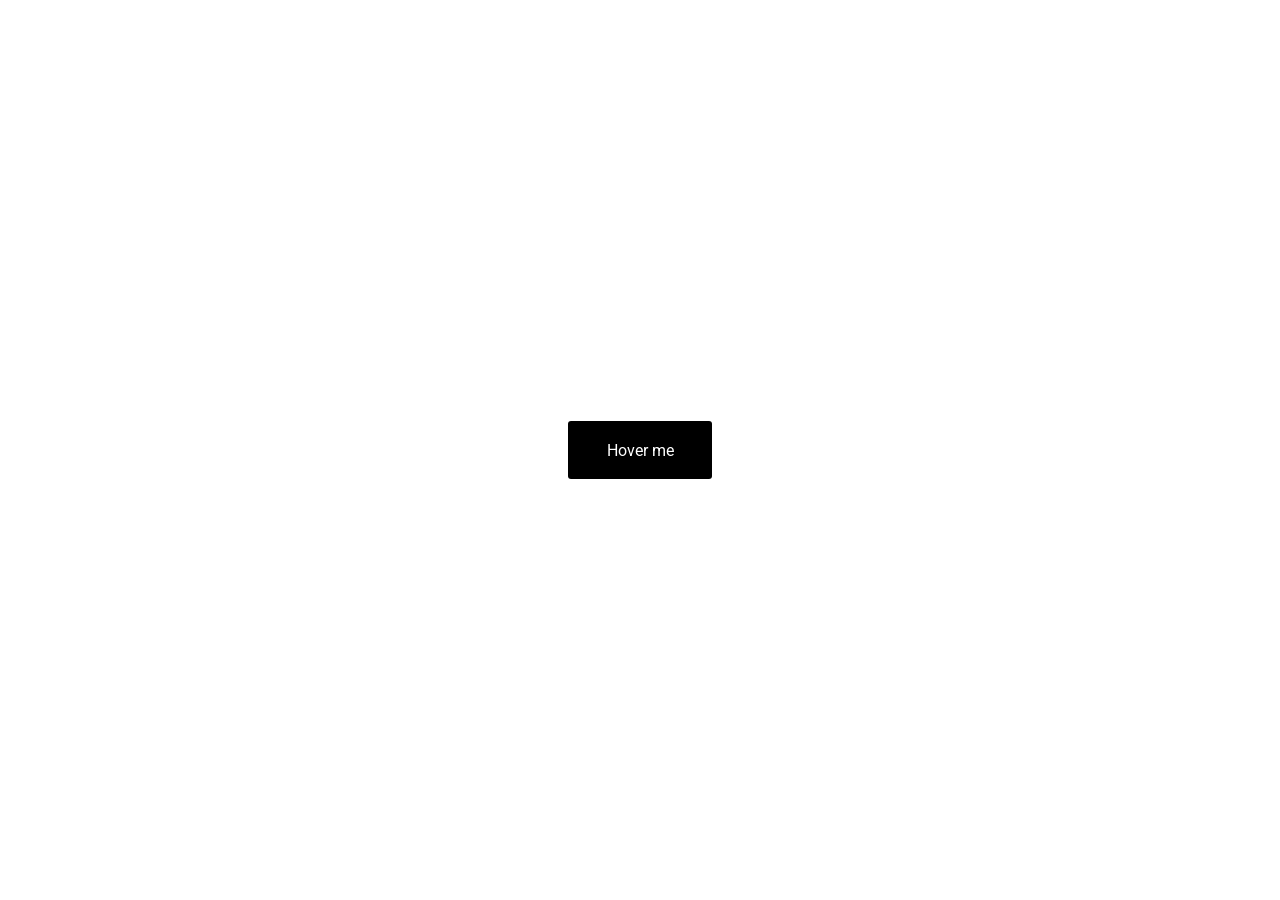
<file: hover-effects/index.html>
<!DOCTYPE html>
<html lang="en">
  <head>
    <meta charset="UTF-8" />
    <meta http-equiv="X-UA-Compatible" content="IE=edge" />
    <meta name="viewport" content="width=device-width, initial-scale=1.0" />
    <link rel="stylesheet" href="style.css" />
    <title>Slides In</title>
  </head>
  <body>
    <button>Hover me</button>
  </body>
</html>
</file>
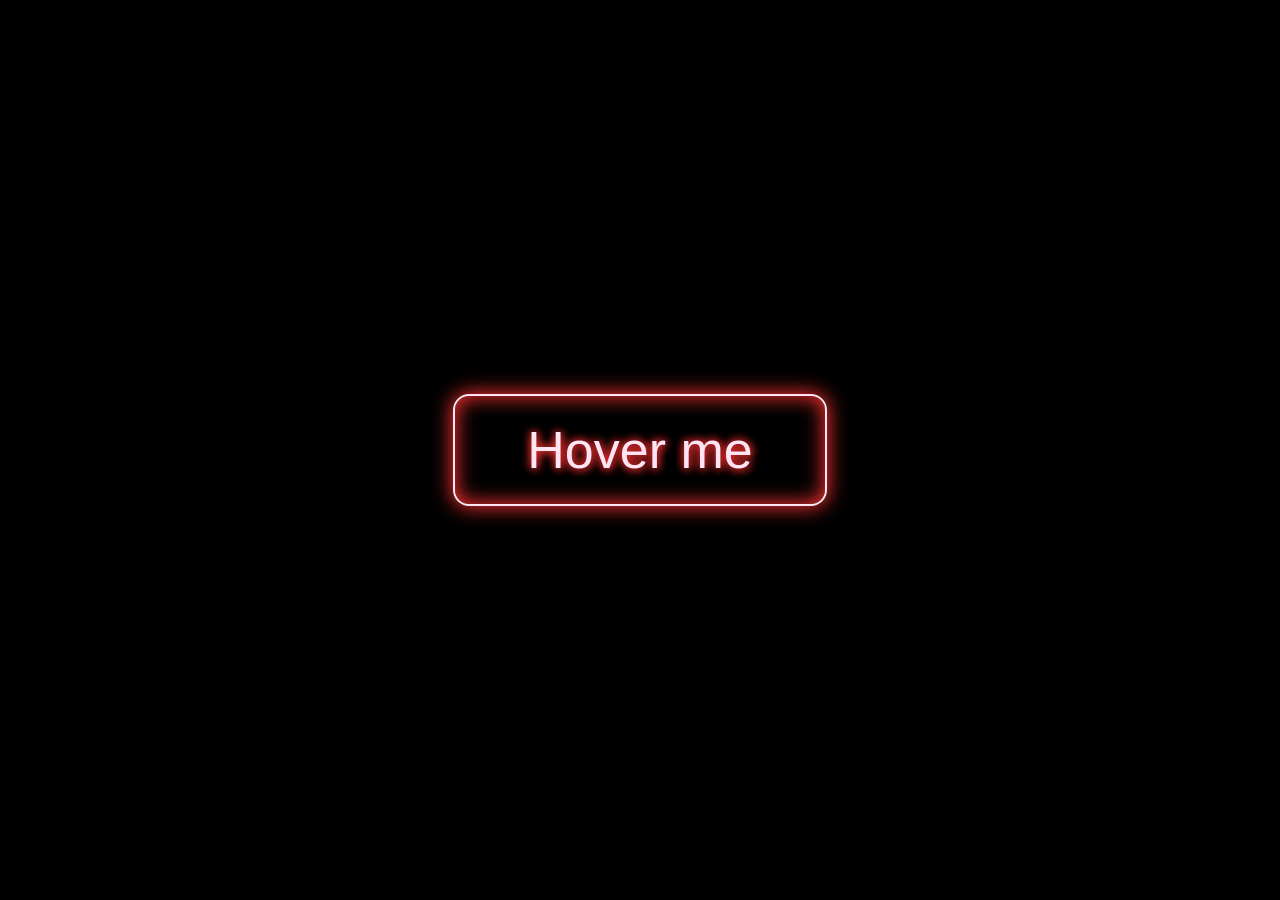
<file: neon-designs/index.html>
<!DOCTYPE html>
<html lang="en">
  <head>
    <meta charset="UTF-8" />
    <meta http-equiv="X-UA-Compatible" content="IE=edge" />
    <meta name="viewport" content="width=device-width, initial-scale=1.0" />
    <link rel="stylesheet" href="style.css" />
    <title>Neon Button</title>
  </head>
  <body>
    <button>Hover me</button>
  </body>
</html>
</file>
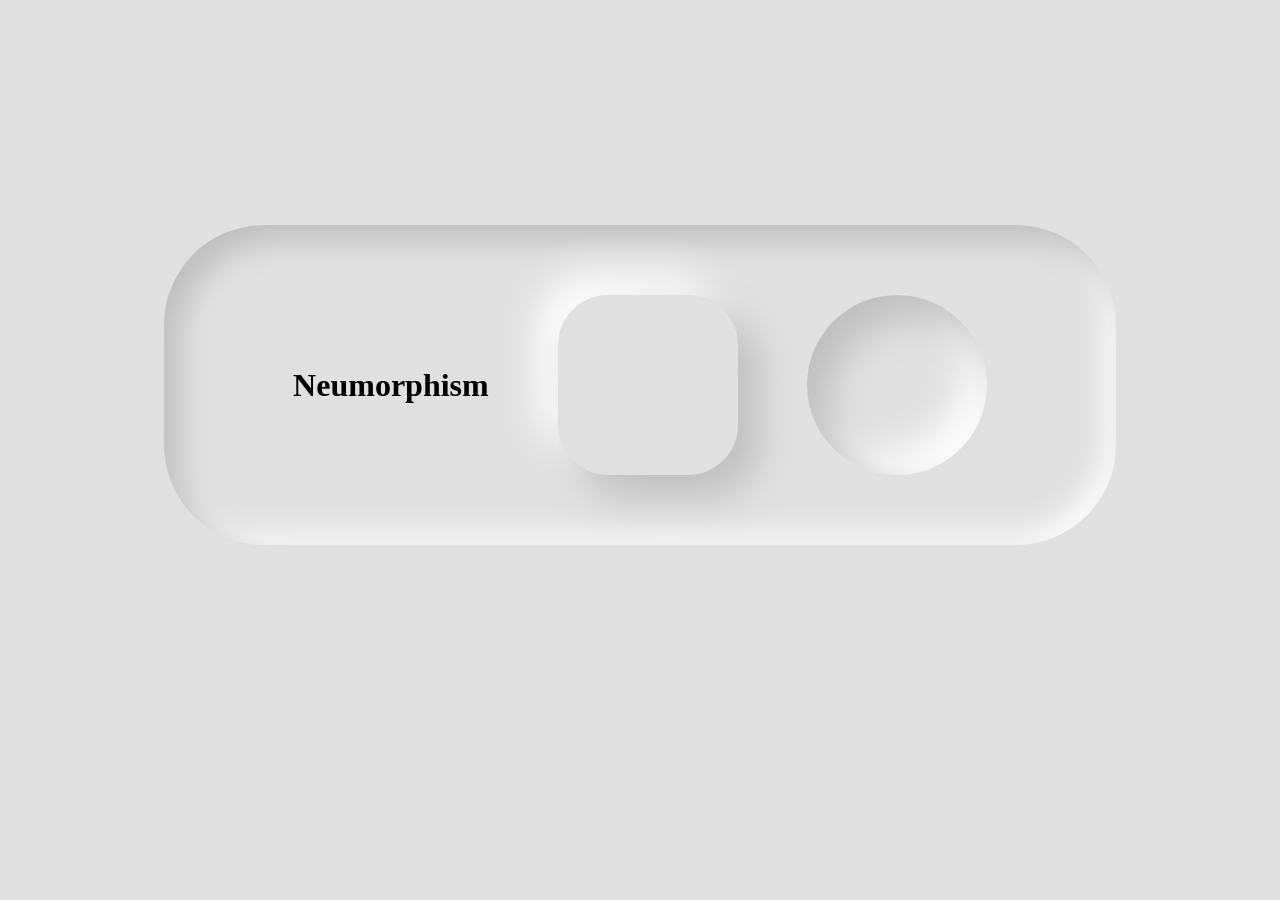
<file: Neumorphism/index.html>
<!DOCTYPE html>
<html lang="en">
  <head>
    <meta charset="UTF-8" />
    <meta http-equiv="X-UA-Compatible" content="IE=edge" />
    <meta name="viewport" content="width=device-width, initial-scale=1.0" />
    <link rel="stylesheet" href="style.css" />
    <title>Neumorphic button</title>
  </head>
  <body>
    <div class="container">
      <h1>Neumorphism</h1>
      <div class="outset"></div>
      <div class="inset"></div>
    </div>
  </body>
</html>
</file>
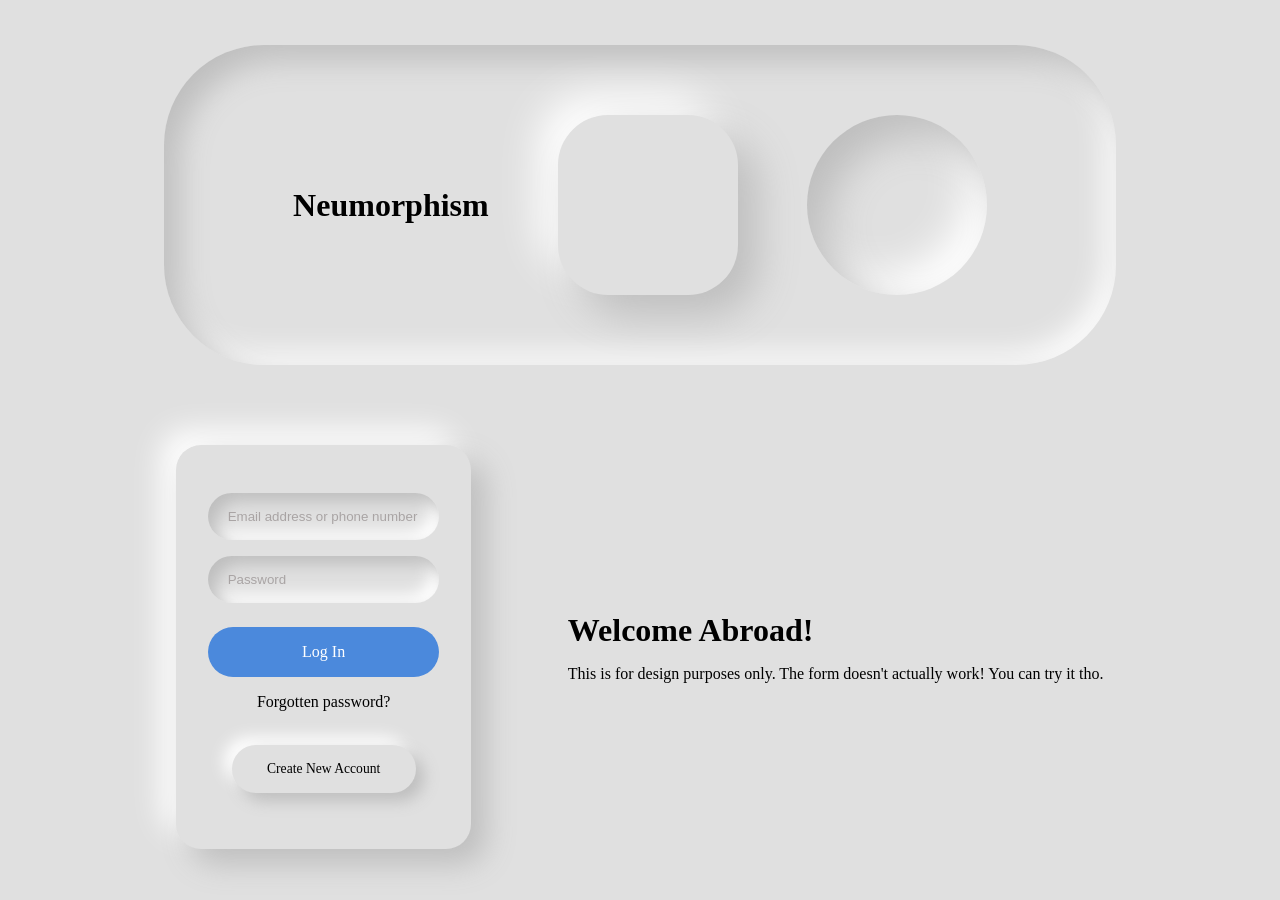
<file: neumorphism/index.html>
<!DOCTYPE html>
<html lang="en">
  <head>
    <meta charset="UTF-8" />
    <meta http-equiv="X-UA-Compatible" content="IE=edge" />
    <meta name="viewport" content="width=device-width, initial-scale=1.0" />
    <link rel="stylesheet" href="style.css" />
    <title>Neumorphism</title>
  </head>
  <body>
    <div class="container">
      <h1>Neumorphism</h1>
      <div class="outset"></div>
      <div class="inset"></div>
    </div>
    <div class="login-page">
        <form class="form">
          <input type="email" placeholder="Email address or phone number"/>
          <input type="password" placeholder="Password"/>
          <button class="login-btn">Log In</button>
          <p>Forgotten password?</p>
          <br/>
          <button class="create-account-btn">Create New Account</button>
        </form>
        <div>
          <h1>Welcome Abroad!</h1>
          <p>This is for design purposes only. The form doesn't actually work! You can try it tho.</p>
        </div>
    </div>
  </body>
</html>
</file>
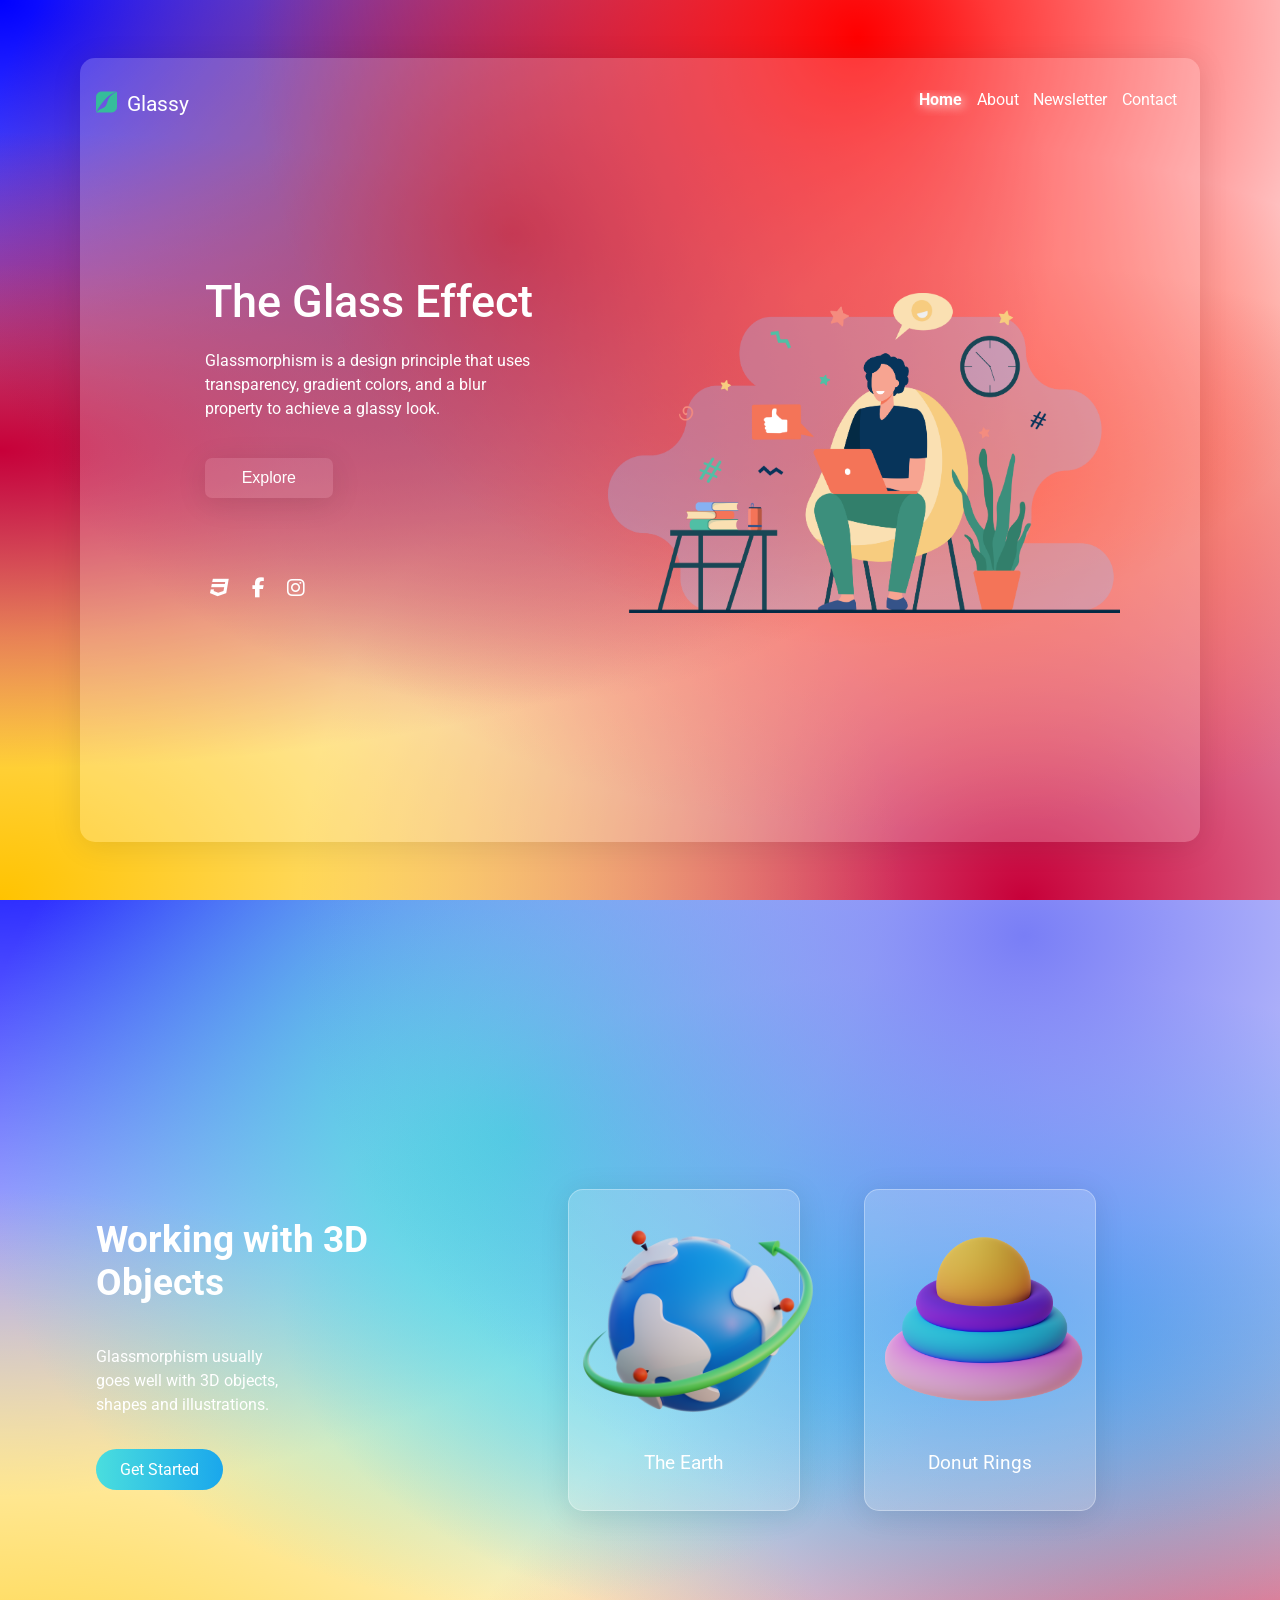
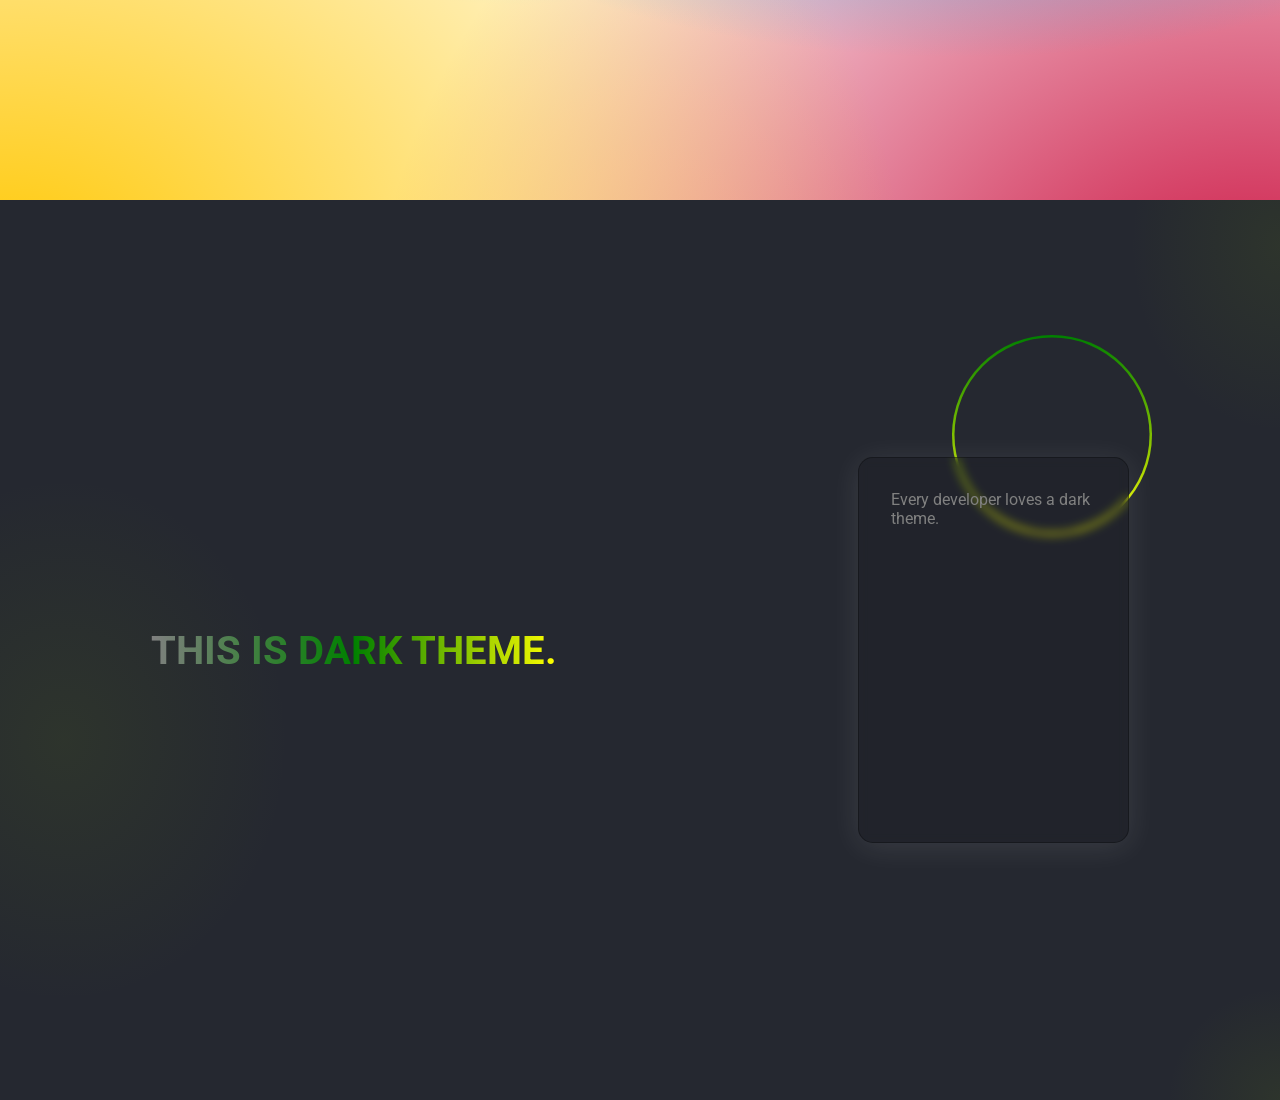
<file: glassmorphism/glass-effect/index.html>
<!DOCTYPE html>
<html lang="en">
  <head>
    <meta charset="UTF-8" />
    <meta http-equiv="X-UA-Compatible" content="IE=edge" />
    <meta name="viewport" content="width=device-width, initial-scale=1.0" />
    <link
      rel="stylesheet"
      href="https://cdnjs.cloudflare.com/ajax/libs/font-awesome/6.1.1/css/all.min.css"
      integrity="sha512-KfkfwYDsLkIlwQp6LFnl8zNdLGxu9YAA1QvwINks4PhcElQSvqcyVLLD9aMhXd13uQjoXtEKNosOWaZqXgel0g=="
      crossorigin="anonymous"
      referrerpolicy="no-referrer"
    />
    <link rel="stylesheet" href="style.css" />
    <title>Glass Effect</title>
  </head>
  <body>
    <div class="section section1">
      <div class="glass-container">
        <nav>
          <div class="left">
            <a href="#" class="logo">
              <i class="fa-brands fa-pied-piper-square"></i> Glassy
            </a>
          </div>
          <div class="right">
            <a href="#" class="active">Home</a>
            <a href="#">About</a>
            <a href="#">Newsletter</a>
            <a href="#">Contact</a>
          </div>
          <div class="hamburger">
            <i class="fa-solid fa-bars"></i>
          </div>
        </nav>
        <main>
          <h1 class="title">The Glass Effect</h1>
          <p class="paragraph">
            Glassmorphism is a design principle that uses transparency, gradient colors, and a blur property to achieve a glassy look.
          </p>
          <button class="btn">Explore</button>

          <div class="icons">
            <i class="fa-brands fa-css3"></i>
            <i class="fa-brands fa-facebook-f"></i>
            <i class="fa-brands fa-instagram"></i>
          </div>
        </main>
        <img src="assets/tech-guy.png" alt="tech-guy" />
      </div>
    </div>

    <div class="section section2">
      <div class="content">
        <h1>Working with 3D Objects</h1>
        <p>
          Glassmorphism usually goes well with 3D objects, shapes and
          illustrations.
        </p>
        <button>Get Started</button>
      </div>
      <div class="gallery">
        <div class="card">
          <img src="assets/Saly-44.png" alt="earth" id="earth" />
          <p>The Earth</p>
        </div>
        <div class="card">
          <img src="assets/Saly-20.png" alt="rings" id="rings"/>
          <p>Donut Rings</p>
        </div>
      </div>
    </div>

    <div class="section section3">
      <h1>this is dark theme.</h1>
      <div class="circle"></div>
      <div class="card glass">
        <div class="text">Every developer loves a dark theme.</div>
      </div>
    </div>
  </body>
</html>

<!-- 
Image Attribution
https://www.freepik.com/vectors/freelancer
https://www.figma.com/file/GLVHdPJFS7hjP9u7XYeYWm/SALY---3D-Illustration-Pack-(Community)
-->
</file>
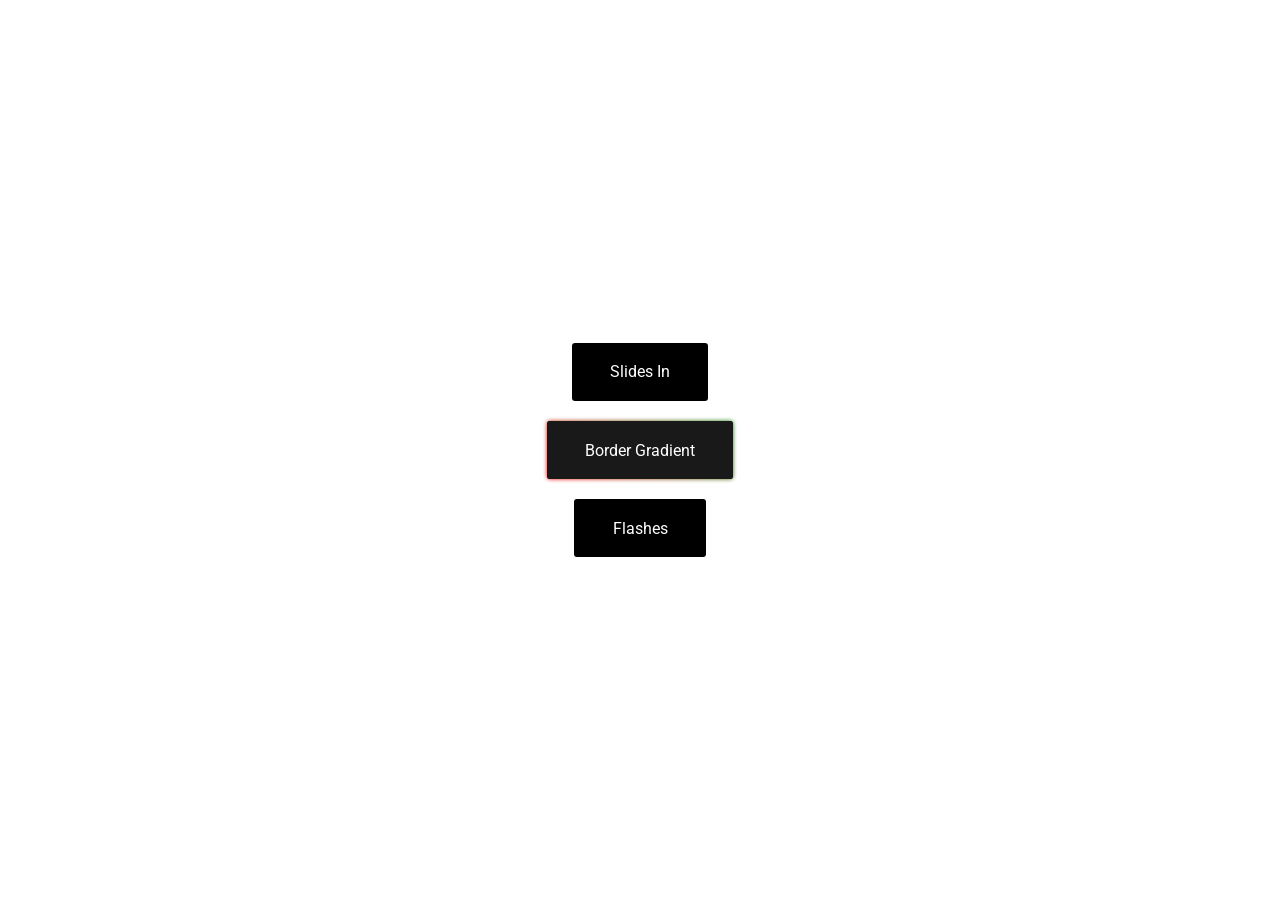
<file: hover-effects/hover-effects_btn/index.html>
<!DOCTYPE html>
<html lang="en">
  <head>
    <meta charset="UTF-8" />
    <meta http-equiv="X-UA-Compatible" content="IE=edge" />
    <meta name="viewport" content="width=device-width, initial-scale=1.0" />
    <link rel="stylesheet" href="style.css" />
    <title>Hover Effects for Buttons</title>
  </head>
  <body>
    <div class="container">
      <button class="slides-in">Slides In</button>
      <button class="border-gradient">Border Gradient</button>
      <button class="flashes">Flashes</button>
    </div>
  </body>
</html>
</file>
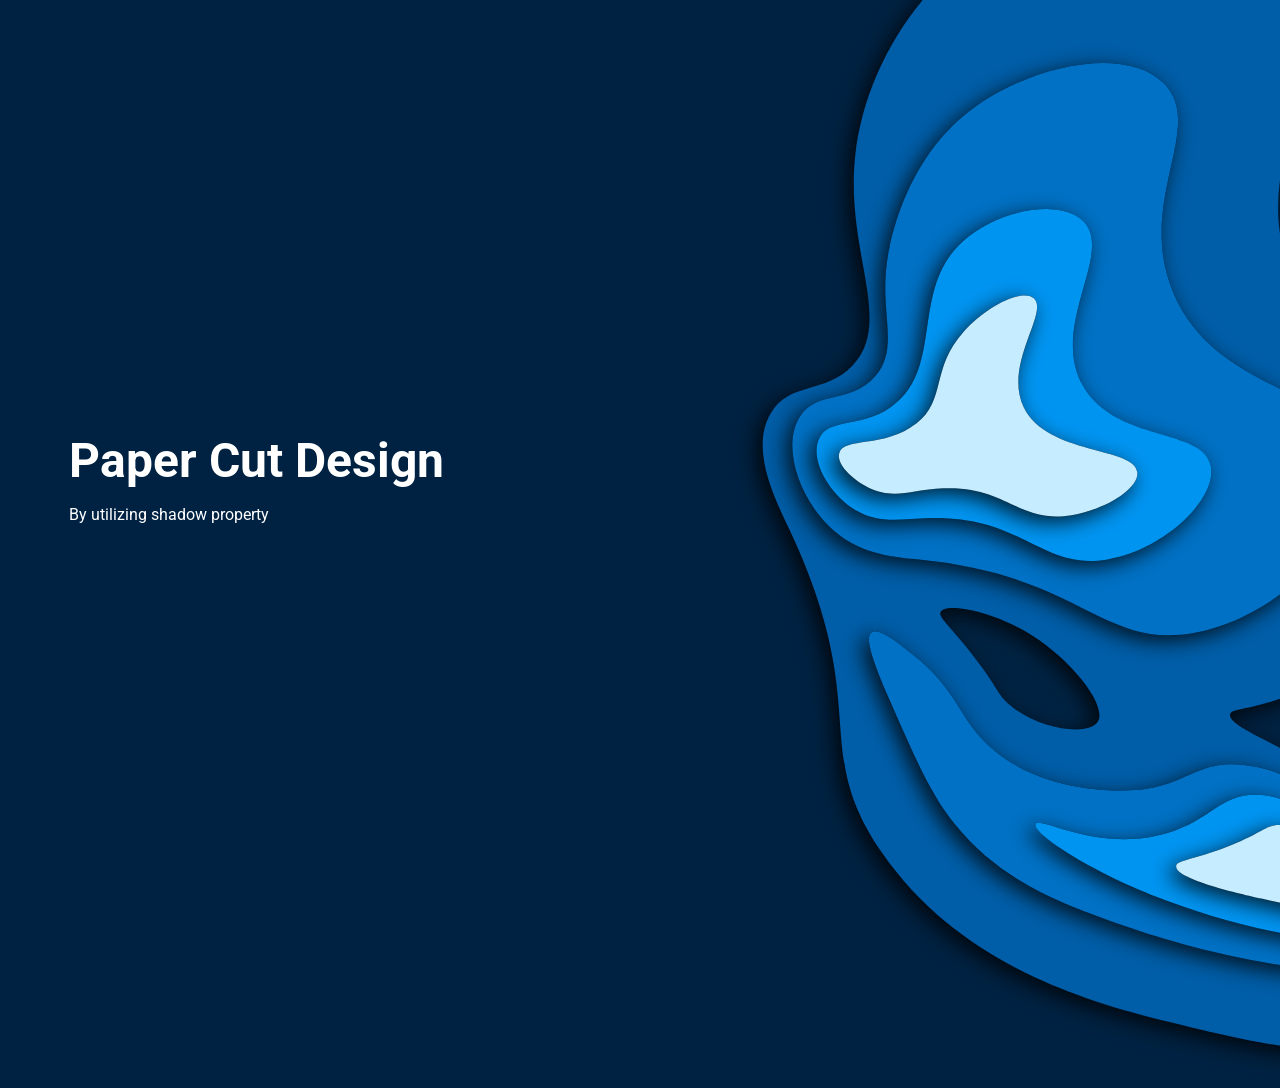
<file: neumorphism/paper-cut-effect/index.html>
<!DOCTYPE html>
<html lang="en">
  <head>
    <meta charset="UTF-8" />
    <meta http-equiv="X-UA-Compatible" content="IE=edge" />
    <meta name="viewport" content="width=device-width, initial-scale=1.0" />
    <link rel="stylesheet" href="style.css" />
    <title>Paper Cut Effect</title>
  </head>
  <body>
    <section class="content">
      <h1>Paper Cut Design</h1>
      <p>By utilizing shadow property</p>
    </section>
    <div class="background-image">
      <img src="assets/terrain.svg" alt="terrain" />
    </div>
  </body>
</html>
</file>
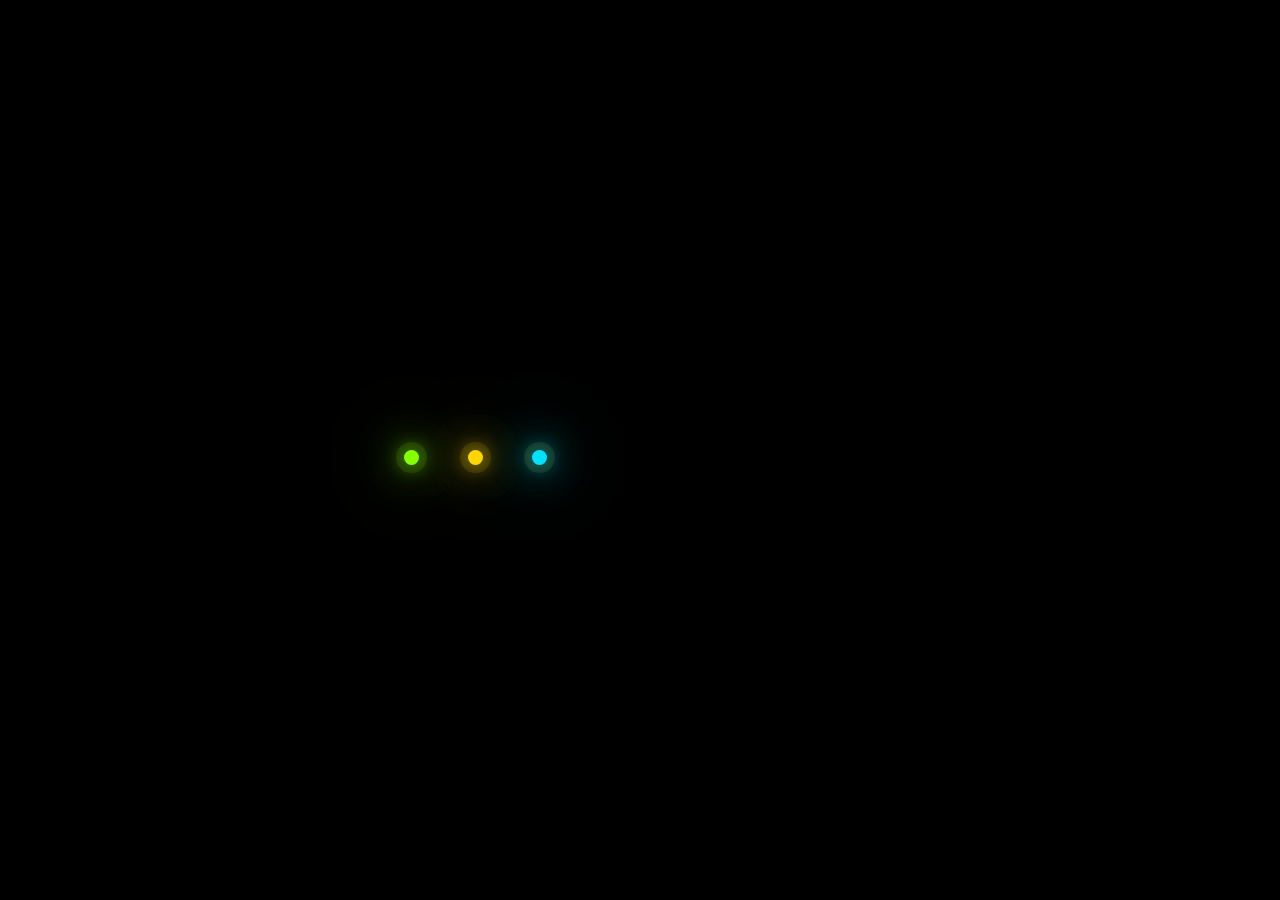
<file: randoms/glowing-dots/index.html>
<!DOCTYPE html>
<html lang="en">
  <head>
    <meta charset="UTF-8" />
    <meta http-equiv="X-UA-Compatible" content="IE=edge" />
    <meta name="viewport" content="width=device-width, initial-scale=1.0" />
    <link rel="stylesheet" href="style.css" />
    <title>Glowing Dots Animation</title>
  </head>
  <body>
    <div class="glowing">
      <span style="--i: 1"></span>
      <span style="--i: 2"></span>
      <span style="--i: 3"></span>
    </div>
  </body>
</html>
</file>
<file: hover-effects/style.css>
@import url("https://fonts.googleapis.com/css2?family=Roboto:wght@300&display=swap");

* {
  margin: 0;
  padding: 0;
}

body {
  display: flex;
  align-items: center;
  justify-content: center;
  height: 100vh;
}

button {
  position: relative;
  font-family: 'Roboto', sans-serif;
  font-size: 1rem;
  padding: 1.2rem 2.4rem;
  background-color: #000;
  color: #fff;
  border: 0;
  border-radius: 3px;
  cursor: pointer;
  z-index: 1;
}


button::after {
  content: "";
  position: absolute;
  top: 0;
  left: 0;
  width: 100%;
  height: 100%;
  background-color: #ff3131;
  z-index: -1;
  transform: scaleX(0);
  transform-origin: right;
  transition: transform 0.2s ease-in;
}

button:hover::after {
  transform: scaleX(1);
  transform-origin: left;
}
</file>
<file: neon-designs/style.css>
@import url("https://fonts.googleapis.com/css2?family=Work+Sans:wght@300&display=swap");
@import url("https://fonts.googleapis.com/css2?family=Varela+Round&family=Work+Sans&display=swap");

* {
  margin: 0;
  padding: 0;
}

body {
  display: flex;
  justify-content: center;
  align-items: center;
  height: 100vh;
  background-color: black;
}

button {
  position: relative;
  font-family: 'Roboto', sans-serif;
  background: transparent;
  color: #ffe4f3;
  font-size: 3.25rem;
  font-weight: 300;
  padding: 1.5rem 4.5rem;
  border: 2px solid #ffe4f3;
  border-radius: 1rem;
  cursor: pointer;

  /* -webkit is for Chrome & Safari, -moz is for Firefox*/

  -webkit-box-shadow: 0px 0px 44px 1px rgb(255, 49, 49), 0px 0px 20px 1px rgba(255, 49, 49);
  -moz-box-shadow: 0px 0px 44px 1px rgba(255, 49, 49), 0px 0px 20px 1px rgba(255, 49, 49);
  box-shadow: inset 0px 0px 20px 1px rgba(255, 49, 49), 0px 0px 20px 1px rgba(255, 49, 49);
  text-shadow: 0px 0px 10px rgba(255, 49, 49), 1px 1px 10px rgba(255, 49, 49);

  /* shadow: h-offset v-offset blur color*/
}

button:hover {
  transition: 0.2s;
  transform: scale(1.1);
  background-color: #f82929;
  border: 0;
}

button::after {
  content: "";
  position: absolute;
  top: 0;
  bottom: 0;
  left: 0;
  right: 0;
  background-color: #f82929;
  border-radius: 1rem;
  opacity: 0;
  filter: blur(2em);
  transition: opacity linear 0.1s;
  z-index: -1;
}

button:hover::after {
  opacity: 1;
}
</file>
<file: Neumorphism/style.css>
* {
  margin: 0;
  padding: 0;
}

body {
  display: flex;
  height: 100vh;
  background-color: #e0e0e0;
}

.container {
  display: flex;
  justify-content: space-evenly;
  align-items: center;
  flex-wrap: wrap;
  position: absolute;
  top: 25%;
  left: 50%;
  transform: translateX(-50%);
  width: 65vw;
  border-radius: 100px;
  padding: 70px 60px;
  box-shadow: inset 15px 15px 30px #bebebe,
  inset -10px -10px 30px #ffffff;
}

.outset {
  height: 180px;
  width: 180px;
  border-radius: 50px;
  background: #e0e0e0;
  box-shadow:  20px 20px 40px #bebebe,
               -20px -20px 40px #ffffff;
}

.outset:active {
  transform: translate(1px, 1px);
  box-shadow: none;
}

.inset {
  height: 180px;
  width: 180px;
  border-radius: 50%;
  background: #e0e0e0;
  box-shadow: inset 20px 20px 40px #bebebe,
  inset -20px -20px 40px #ffffff;
}

.inset:hover {
  box-shadow:  20px 20px 40px #bebebe,
  -20px -20px 40px #ffffff;
}
</file>
<file: neumorphism/style.css>
* {
  margin: 0;
  padding: 0;
}

body {
  display: flex;
  flex-direction: column;
  justify-content: center;
  align-items: center;
  background-color: #e0e0e0;
  margin: 5vh 0;

}

.container {
  display: flex;
  align-items: center;
  justify-content: space-evenly;
  flex-wrap: wrap;
  width: 65vw;
  border-radius: 100px;
  padding: 70px 60px;
  box-shadow: inset 15px 15px 30px #bebebe,
  inset -10px -10px 30px #ffffff;
}

.outset {
  height: 180px;
  width: 180px;
  border-radius: 50px;
  background: #e0e0e0;
  box-shadow:  20px 20px 40px #bebebe,
  -20px -20px 40px #ffffff;
}

.outset:hover {
  box-shadow: inset 20px 20px 40px #bebebe,
  inset -20px -20px 40px #ffffff;
}

.inset {
  height: 180px;
  width: 180px;
  border-radius: 50%;
  background: #e0e0e0;
  box-shadow: inset 20px 20px 40px #bebebe,
  inset -20px -20px 40px #ffffff;
}

.inset:hover {
  box-shadow:  20px 20px 40px #bebebe,
  -20px -20px 40px #ffffff;
}

/* LOGIN FORM */

.login-page {
  display: flex;
  align-items: center;
  justify-content: space-around;
  width: 80vw;
  margin-top: 5rem;
}

.form{
  display: flex;
  flex-direction: column;
  align-items: center;
  padding: 2.5rem 2rem;
  border-radius: 25px;
  background: #e0e0e0;
  box-shadow:  15px 15px 30px #bebebe,
  -15px -15px 30px #ffffff;
}

.form input {
  width: 15vw;
  margin: 0.5rem 0;
  padding: 1rem 1.2rem;
  border: none;
  border-radius: 50px;
  background: #e0e0e0;
  box-shadow: inset 8px 8px 16px #bebebe,
  inset -8px -8px 16px #ffffff;
}

.form input::placeholder {
  color: rgb(169, 164, 164);
}

.form button {
  font-family: inherit;
  font-size: 1rem;
  padding: 1rem;
  margin: 1rem 0;
  border: none;
  border-radius: 50px;
  cursor: pointer;
}

.form button.login-btn{
  width: 100%;
  background-color: #4b89dc;
  color: #fff;
}

.form button.login-btn:active{
  transform: scale(0.98);

}

.form button.create-account-btn{
  width: 80%;
  background: #e0e0e0;
  box-shadow:  8px 8px 16px #bebebe,
  -8px -8px 16px #ffffff;
  font-size: 0.85rem;
}

.form button.create-account-btn:active{
  transform: translate(1px, 1px);
  box-shadow: none;
}

.login-page h1 {
  margin-bottom: 1rem;
}
</file>
<file: glassmorphism/glass-effect/style.css>
@import url("https://fonts.googleapis.com/css2?family=Roboto&display=swap");

body {
    font-family: 'Roboto', sans-serif;
    margin: 0;
}

.section {
    display: flex;
    justify-content: center;
    align-items: center;
    width: 100vw;
    height: 100vh;
}

/* Section 1 */

.section1 {
    flex-direction: column;
    background-image: 
    radial-gradient(at 67% 4%, rgba(255, 0, 0, 1), transparent 50%),
    radial-gradient(at 40% 26%, rgba(144, 12, 63, 1), transparent 50%),
    radial-gradient(at 0% 50%, rgba(199, 0, 57, 1), transparent 50%),
    radial-gradient(at 71% 54%, rgba(255, 87, 51, 1), transparent 50%),
    radial-gradient(at 0% 100%, rgba(255, 195, 0, 1), transparent 50%),
    radial-gradient(at 80% 100%, rgba(199, 0, 57, 1), transparent 50%),
    radial-gradient(at 0% 0%, rgba(0, 0, 255, 1), transparent 50%); 
}

.section1 .glass-container {
    width: 85vw;
    height: 80vh;
    padding: 2rem 1rem;
    border-radius: 15px;
    background: rgba(255, 255, 255, 0.2);
    box-shadow: 0 4px 30px rgba(0, 0, 0, 0.1);
} 

.section1 nav {
    color: #fff;
    overflow: hidden;
}

.section1 nav .left{
    float: left;
}

.section1 nav .right {
    float: right;
    display: flex;
    justify-content: space-around;
    width: 25%;
}   

.section1 .hamburger {
    display: none;
}

.section1 nav a {
    color: #fff;
    text-decoration: none;
}

.section1 nav a.active, 
.section1 nav a:hover {
    font-weight: bold;
    transform: scale(1.02);
    text-shadow: 2px 2px 10px #fff;
}

.section1 nav a.logo{   
    font-size: 1.3rem;
}

.section1 nav a.logo:hover {
    text-shadow: none;
}

.section1 nav a.logo i {
    color: #36bc9b;
    font-size: 1.5rem;
    margin-right: 5px;
}

/* main content */

.section1 main {
    position: relative;
    display: flex;
    flex-direction: column;
    width: 60%;
    top: 40%;
    left: 10%;
    transform: translateY(-40%);
}

.section1 .title {
    color: #fff;
    font-size: 2.8rem;
    font-weight: 500;
    margin: 0;
}

.section1 .paragraph {
    color: #fff;
    line-height: 1.5rem;
    width: 50%;
    margin: 1.3rem 0;
}

.section1 .btn {
    background-color: rgba(255, 255, 255, 0.1);
    color: #fff;
    font-size: 1rem;
    width: 8rem;
    height: 2.5rem;
    margin: 1rem 0 0 0;
    border: 0;
    border-radius: 7px;
    cursor: pointer;
    box-shadow: 0 5px 30px rgba(0, 0, 0, 0.1);
}

.section1 .btn:hover {
    color: #fff;
    background-color: #36bc9b;
    border: 2px solid #36bc9b;
}

.section1 .icons{
    display: flex;
    width: 100px;
    justify-content: space-between;
}

.section1 .icons i{
    color: #fff;
    font-size: 1.25rem;
    margin: 5rem 0 0 5px;
}

.section1 .icons i:hover{
    color: #36bc9b;
    transform: scale(1.09);
    cursor: pointer;
}

.section1 img {
    position: absolute;
    top: 29%;
    right: 10%;
    width: max(40vw, 250px);
    height: max(25vw, 150px);
    padding: 2rem 2rem 1rem 2rem;
}

.section1 img:hover {
    transform: scale(1.007);
    border-radius: 25px;
    box-shadow: 0 4px 30px rgba(0, 0, 0, 0.1);
}

@media (max-width: 912px) {
    .section1 nav .right {
        display: none;
    }

    .section1 .hamburger {
        display: flex;
        float: right;
        color: #fff;
        font-size: 1.5rem;
    }

    .section1 main {
        width: 90%;
    }

    .section1 .paragraph {
        width: 90%;
    }

    .section1 img {
        display: none;
    }
}  

/* Section 2 */

.section2 {
    background-image:
    radial-gradient(at 80% 4%, #797ef6, transparent 50%),
    radial-gradient(at 40% 26%, #4adede, transparent 50%),
    radial-gradient(at 75% 46%, #1aa7ec, transparent 50%),
    radial-gradient(at 0% 110%, #FFC700, transparent 50%),
    radial-gradient(at 98% 120%, #c70032, transparent 50%),
    radial-gradient(at 0% -15%, #0000ff, transparent 50%); 
}

.section2 .content {
    width: 30%;
    display: flex;
    flex-direction: column;
    align-items: flex-start;
}

.section2 .gallery {
    width: 55%;
    display: flex;
    justify-content: center;
}

.section2 h1 {
    color: #fff;
    font-size: 2.3rem;
    font-weight: 700;
}

.section2 p {
    color: #fff;
    font-size: 1rem;
    line-height: 1.5rem;
    width: 50%;
}

.section2 button {
    color: #fff;
    font-family: inherit;
    font-size: 1rem;
    padding: 0.7rem 1.5rem;
    margin: 1rem 0;
    border-radius: 25px;
    border: none;
    cursor: pointer;
    background-image: linear-gradient(to right, #4adede, #1aa7ec);
}

.section2 button:hover {
    color: #1aa7ec;
    background-image: none;
    background-color: #fff;
}

.section2 .card {
    position: relative;
    width: max(18vw, 220px);
    height: max(25vw, 250px);
    margin: 0 2rem;
    border-radius: 15px;
    background: rgba(255, 255, 255, 0.2);
    border: 1px solid rgba(255, 255, 255, 0.3);
    box-shadow: 0 4px 30px rgba(0, 0, 0, 0.1);
}

.section2 .card:hover {
    transform: scale(1.009);
    cursor: pointer;
}

.section2 .card img {
    position: absolute;
}

.section2 .card p {
    position: absolute;
    bottom: 1rem;
    left: 50%;
    transform: translateX(-50%);
    width: auto;
    font-size: 1.2rem;
}

.section2 img#earth {
    height: 80%;
}

.section2 img#rings {
    height: 100%;
    top: -10%;
    left: -20%;
}

@media (max-width: 912px) {
    .section2 {
        flex-direction: column; 
        height: auto;
    }
    
    .section2 .content {
        align-items: center;
        width: 80%;
        margin: 20% 0 10% 0;
    }

    .section2 .gallery {
        flex-direction: column;
        align-items: center;
        margin-bottom: 10%;
    }

    .section2 .card {
        margin: 10px;
    }

    .section2 img#rings {
        left: -5%;
    }

    .section2 p {
        width: 90%;
    }
} 

/* Section 3 */

.section3 {
    justify-content: space-around;
    position: relative;
    background-color: #252830;
}

.section3::after {
    position: absolute;
    content: "";
    height: 100%;
    width: 100%;
    background-image:     
    radial-gradient(300px 350px at 5% 60%, rgba(121, 159, 12, 0.1), transparent 75%),
    radial-gradient(200px 250px at 100% 5%, rgba(121, 159, 12, 0.1), transparent 75%),
    radial-gradient(150px 150px at 100% 100%, rgba(121, 159, 12, 0.1), transparent 75%);
}

.section3 .glass {
    background: rgba(0, 0, 0, 0.1);
    border: 1px solid rgba(0, 0, 0, 0.3);
    box-shadow: 0 4px 30px rgba(255, 255, 255, 0.1);
    z-index: 100;
    -webkit-backdrop-filter: blur(5px);
    backdrop-filter: blur(5px);
}

.section3 .card {
    position: relative;
    width: max(21vw, 250px);
    height: max(30vw, 300px);
    border-radius: 15px;
}

.section3 h1{
    font-size: 2.5rem;
    text-transform: uppercase;
    background: linear-gradient(to right, gray, green, yellow);
    -webkit-text-fill-color: transparent;
    -webkit-background-clip: text;
    background-clip: text;
    z-index: 1;
}

.section3 .circle {
    position: absolute;
    top: 15%;
    right: 10%;
    height: 200px;
    width: 200px;
    background-image: linear-gradient(green, yellow);
    border-radius: 50%;
    z-index: 0;
}

.section3 .circle::after {
    content: "";
    position: absolute;
    top: 50%;
    left: 50%;
    transform: translate(-50%, -50%);
    height: 195px;
    width: 195px;
    background-color: #252830;
    border-radius: 50%;
}

.section3 .text {
    margin: 2rem 2rem;
    color:  gray;
}

@media (max-width: 912px) {
    .section3 {
        flex-direction: column;
    }

    .section3 h1{
        text-align: center;
    }

    .section3 .circle {
        top: 40%;
    }
}
</file>
<file: hover-effects/hover-effects_btn/style.css>
@import url("https://fonts.googleapis.com/css2?family=Roboto:wght@300&display=swap");

* {
  margin: 0;
  padding: 0;
}

body {
  display: flex;
  align-items: center;
  justify-content: center;
  height: 100vh;
}

.container {
  display: flex;
  justify-content: space-evenly;
  text-align: center;
  flex-wrap: wrap;
  width: 20vw;
}

button {
  background-color: #000;
  color: #fff;
  font-family: 'Roboto', sans-serif;
  font-size: 1rem;
  padding: 1.2rem 2.4rem;
  margin: 0.65rem 0;
  border-radius: 3px;
  cursor: pointer;
  border: 0;
}

/* Button 1 - Slides In Effect */

button.slides-in {
  position: relative;
  z-index: 1;
}


button.slides-in::after {
  content: "";
  position: absolute;
  top: 0;
  left: 0;
  width: 100%;
  height: 100%;
  background-color: #ff3131;
  border-radius: 3px;
  z-index: -1;
  transform: scaleX(0);
  transform-origin: right;
  transition: transform 0.2s ease-in;
}

button.slides-in:hover::after {
  transform: scaleX(1);
  transform-origin: left;
}

/* Button 2 - Border Gradient */

button.border-gradient {
  position: relative;
  z-index: 1;
}

button.border-gradient::before,
button.border-gradient::after {
  content: "";
  position: absolute;
  top: 0;
  left: 0;
  height: 100%;
  width: 100%;
  border-radius: 3px;
}

button.border-gradient::before {
  background-image: linear-gradient(45deg, red, green);
  z-index: -2;
  filter: blur(2px);
}

button.border-gradient::after {
  background-color: #191919;
  z-index: -1;
}

button.border-gradient:hover::before {
  top: -5px;
  left: -5px;
  height: calc(100% + 10px);
  width: calc(100% + 10px);
}

/* Button 3 - Flashy */

button.flashes {
  position: relative;
  overflow: hidden;
}

button.flashes::before {
  content: '';
  position: absolute;
  background-color: #fff;
  left: -10px;
  width: 10px;
  top: 0;
  bottom: 0;
}

button.flashes:hover::before {
  left: calc(100% + 10px);
  transition: left 500ms;
}
</file>
<file: neumorphism/paper-cut-effect/style.css>
@import url("https://fonts.googleapis.com/css2?family=Roboto&display=swap");

* {
  margin: 0;
  padding: 0;
}

body {
  font-family: 'Roboto', sans-serif;
  background-color: #002242;
}

.content {
  color: white;
  position: absolute;
  top: 50%;
  left: 20%;
  transform: translate(-50%, -20%);
}

.content h1{
  font-size: 3rem;
}

.content p{
  font-size: 1rem;
  margin-top: 1rem;
}

.background-image {
    position: relative;
    width: 100vw;
    height: 100vh;
}

.background-image img {
  position: absolute;
  width: 120vw;
  height: 95vw;
  top: -10vw;
  right: -48vw;
}
</file>
<file: randoms/glowing-dots/style.css>
*{
    margin: 0;
    padding: 0;
}

body{
    display: flex;
    align-items: center;
    justify-content: center;
    width: 100vw;
    height: 100vh;
    background-color: #000;
    overflow: hidden;
}

.glowing {
    position: relative;
    width: 750px;
    height: 750px;
    animation: animate 5s linear infinite;
}

@keyframes animate {
    0% {
        filter: hue-rotate(0deg);
        transform: rotate(0deg);
    }
    100% {
        filter: hue-rotate(360deg);
        transform: rotate(360deg);
    }
}

/* the value of --i was added inline in glowing-dots.html */
.glowing span{
    position: absolute;
    top: calc(80px * var(--i));
    left: calc(80px * var(--i));
    right: calc(80px * var(--i));
    bottom: calc(80px * var(--i));
}

.glowing span::before {
    content: '';
    position: absolute;
    top: 50%;
    left: 10%;
    width: 15px;
    height: 15px;
    background: #fff;
    border-radius: 50%;
}

/* add different animations to the dots */
.glowing span:nth-child(1) {
    animation: rotateDot 10s infinite;
}

.glowing span:nth-child(2) {
    animation: rotateDot-reverse 5s infinite;
}

.glowing span:nth-child(3) {
    animation: rotateDot 8s infinite;
}

@keyframes rotateDot {
    0%{
        transform: rotate(0deg);
    }
    100%{
        transform: rotate(360deg);
    }
}

@keyframes rotateDot-reverse {
    0%{
        transform: rotate(360deg);
    }
    100%{
        transform: rotate(0deg);
    }
}

/* color the dots with backgroud-color and box-shadow */
.glowing span:nth-child(1):before{
    background:  rgba(134,255,0,1);
    box-shadow: 0 0 20px  rgba(134,255,0,1),
    0 0 40px  rgba(134,255,0,1),
    0 0 60px  rgba(134,255,0,1),
    0 0 80px  rgba(134,255,0,1),
    0 0 0 8px  rgba(134,255,0,.1);
}

.glowing span:nth-child(2):before{
    background:  rgba(255,214,0,1);
    box-shadow: 0 0 20px  rgba(255,214,0,1),
    0 0 40px  rgba(255,214,0,1),
    0 0 60px  rgba(255,214,0,1),
    0 0 80px  rgba(255,214,0,1),
    0 0 0 8px  rgba(255,214,0,.1);
}

.glowing span:nth-child(3):before{
    background:  rgba(0,226,255,1);
    box-shadow: 0 0 20px  rgba(0,226,255,1),
    0 0 40px  rgba(0,226,255,1),
    0 0 60px  rgba(0,226,255,1),
    0 0 80px  rgba(0,226,255,1),
    0 0 0 8px  rgba(255,214,0,.1);
}
</file>
